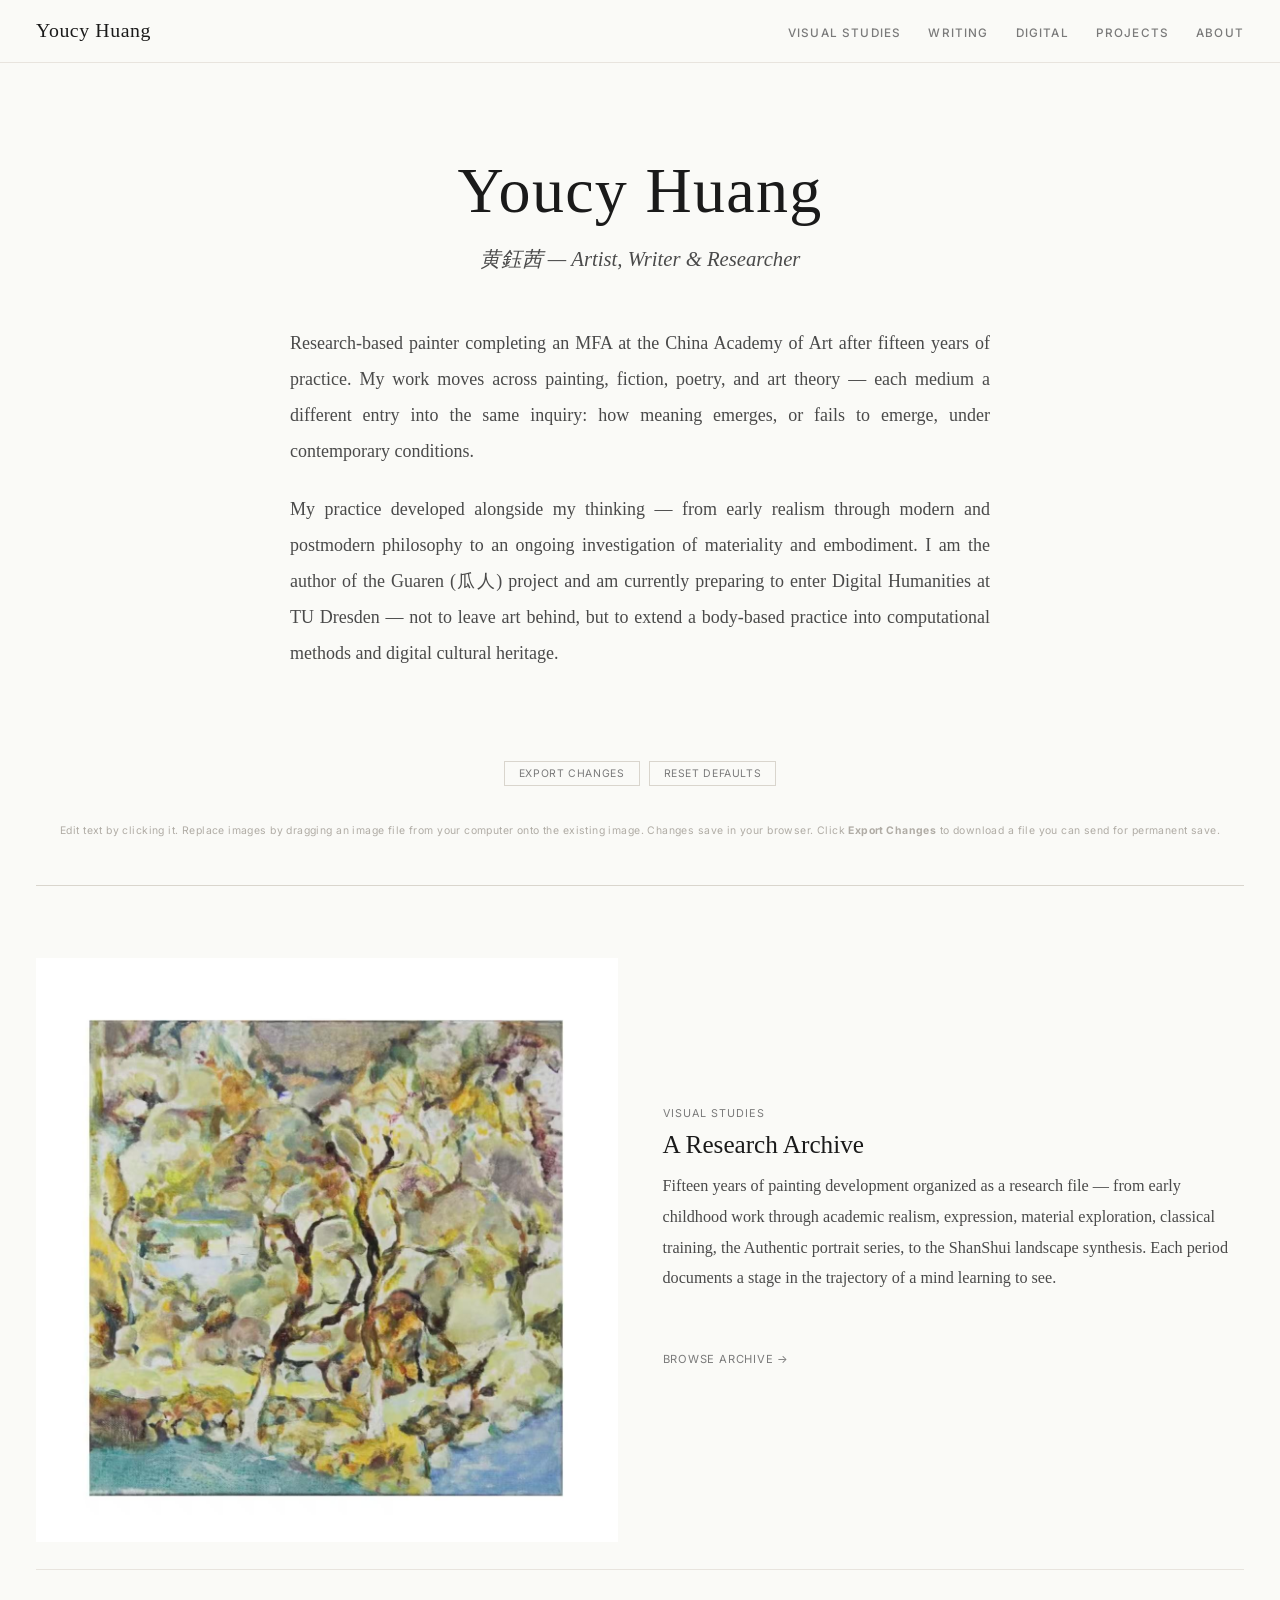
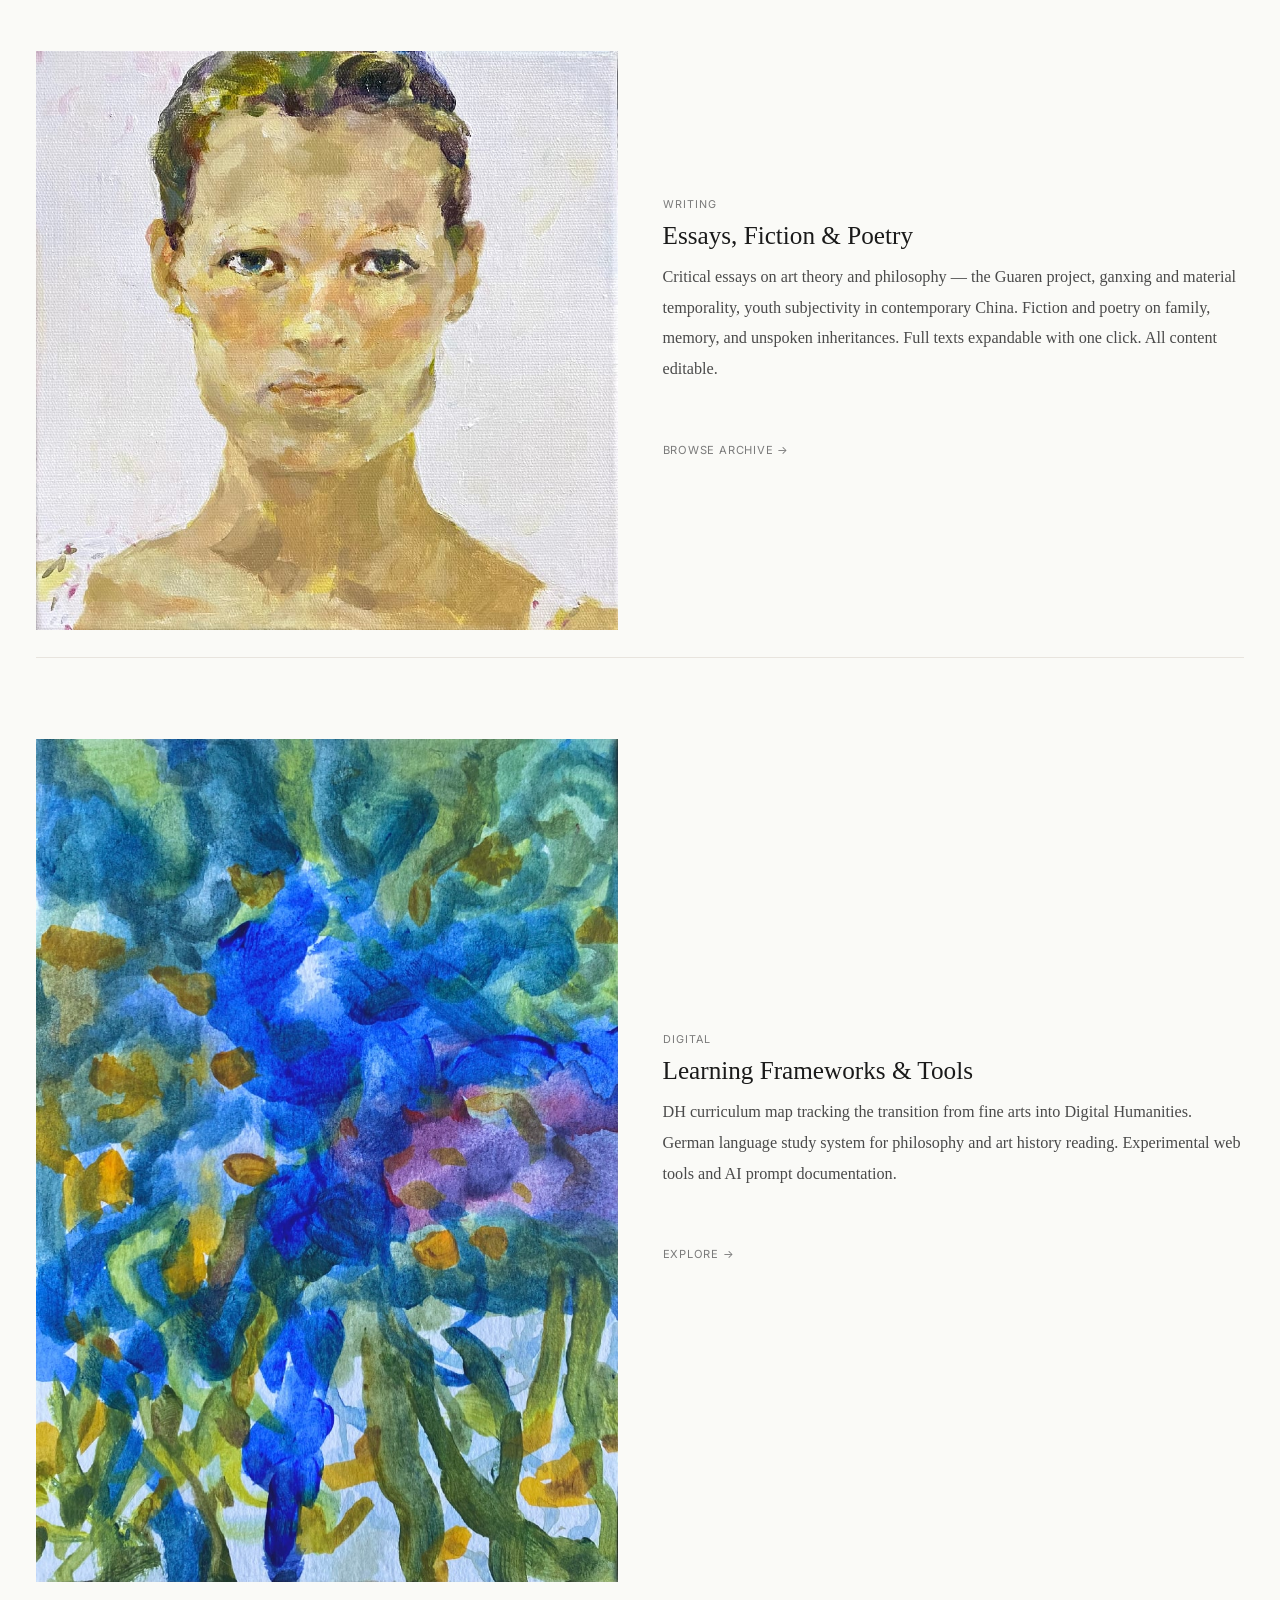
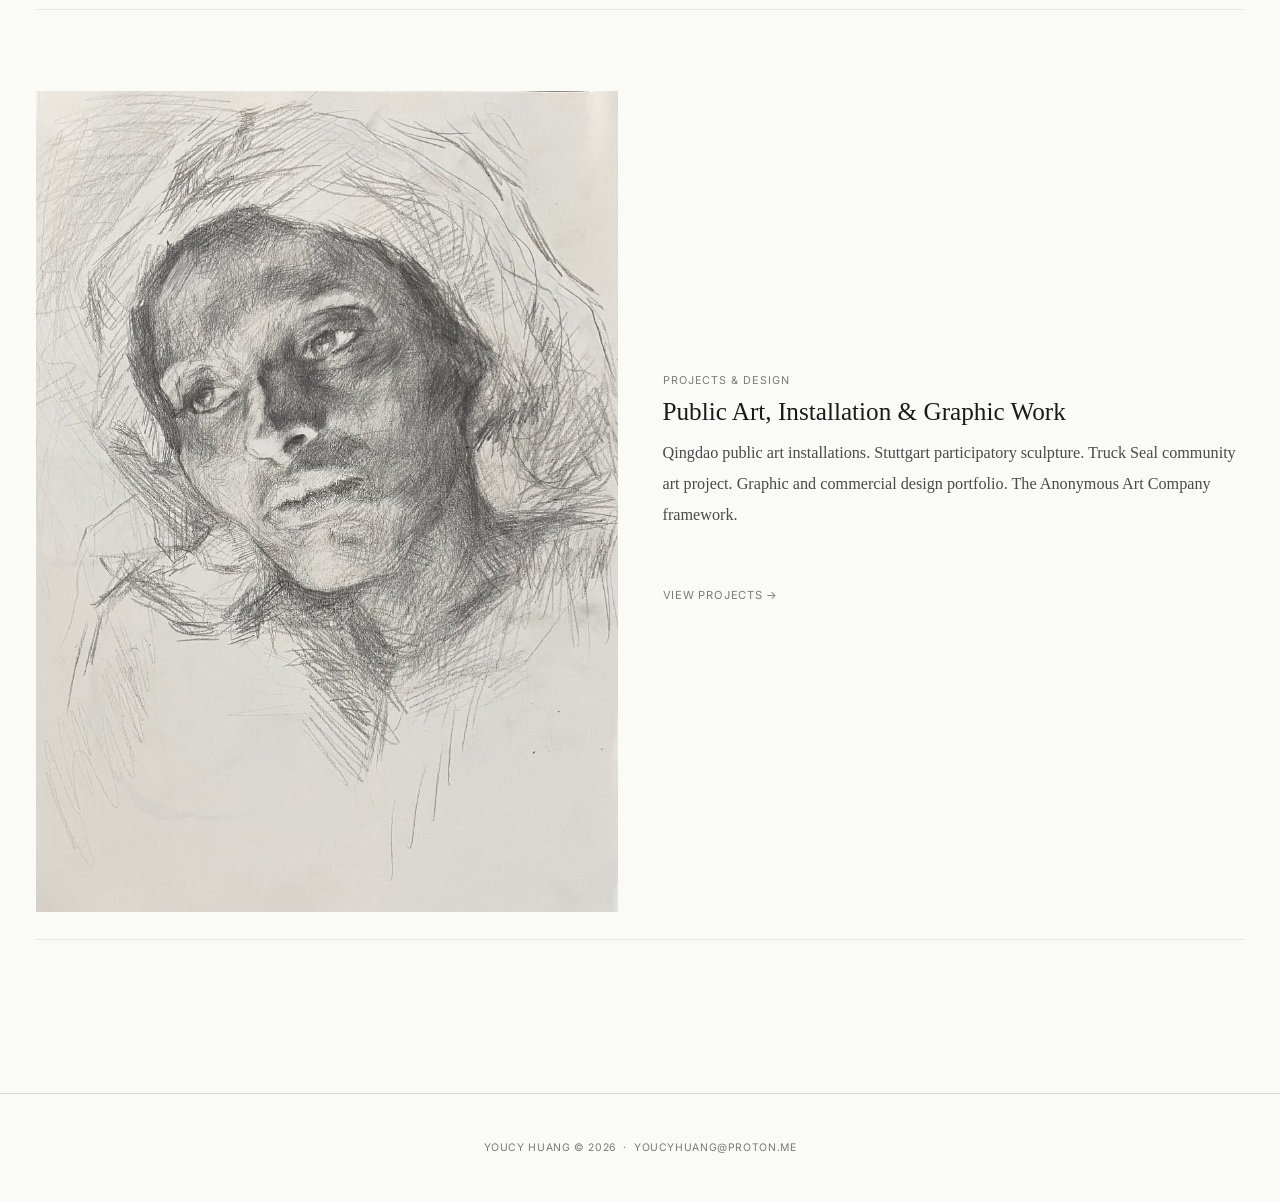
<file: index.html>
<!DOCTYPE html>
<html lang="en">
<head>
  <meta charset="UTF-8">
  <meta name="viewport" content="width=device-width, initial-scale=1.0">
  <title>Youcy Huang — Artist & Writer</title>
  <meta name="description" content="Youcy Huang (黄鈺茜) — artist, writer, and researcher. BFA & MFA, China Academy of Art.">
  <link rel="stylesheet" href="assets/css/style.css">
  <link rel="icon" type="image/svg+xml" href="data:image/svg+xml,<svg xmlns='http://www.w3.org/2000/svg' viewBox='0 0 100 100'><text y='.9em' font-size='90'>山</text></svg>">
  <style>
    .hp-hero{max-width:700px;margin:0 auto;text-align:justify}
    .hp-hero h1{text-align:center;margin-bottom:.5rem}
    .hp-hero .sub{text-align:center;margin-bottom:2.5rem}
    .hp-hero p{font-size:1rem;line-height:2;color:var(--ink-light);margin-bottom:1.2rem;font-weight:450}
    .hp-hero p[contenteditable]:focus{outline:1px dashed var(--rule);padding:3px 5px}

    .hp-section{margin-bottom:3rem}
    .hp-section-inner{display:grid;grid-template-columns:1fr 1fr;gap:2.5rem;align-items:center;padding:1.5rem 0;border-bottom:1px solid var(--rule-light)}
    .hp-section-inner img{width:100%;height:auto;display:block;cursor:pointer;transition:opacity .2s;background:var(--paper);min-height:200px}
    .hp-section-inner img:hover{opacity:.85}
    .hp-section-inner img.drag-over{outline:3px dashed var(--ink);opacity:.6}
    .hp-section-inner .hp-info h3{font-size:1.4rem;font-weight:500;margin-bottom:.6rem}
    .hp-section-inner .hp-info p{font-size:.9rem;line-height:1.9;color:var(--ink-light)}
    .hp-section-inner .hp-info p[contenteditable]:focus{outline:1px dashed var(--rule);padding:3px 5px}
    .hp-section-inner .hp-info .hp-label{font-family:var(--sans);font-size:.6rem;letter-spacing:.1em;text-transform:uppercase;color:var(--muted);margin-bottom:.3rem}
    .hp-section-inner .hp-info .hp-link{font-family:var(--sans);font-size:.62rem;letter-spacing:.07em;text-transform:uppercase;color:var(--muted);margin-top:.8rem;display:inline-block;border:none}
    .hp-section-inner .hp-info .hp-link:hover{color:var(--ink)}

    .hp-hint{font-family:var(--sans);font-size:.58rem;color:var(--faint);letter-spacing:.04em;text-align:center;margin-top:1rem}
    .hp-toolbar{display:flex;justify-content:center;gap:.5rem;margin-bottom:2rem}
    .hp-btn{font-family:var(--sans);font-size:.58rem;letter-spacing:.06em;text-transform:uppercase;color:var(--muted);background:none;border:1px solid var(--rule);padding:5px 14px;cursor:pointer;transition:all .2s}
    .hp-btn:hover{color:var(--ink);border-color:var(--ink)}

    @media(max-width:700px){.hp-section-inner{grid-template-columns:1fr;gap:1rem}}
  </style>
</head>
<body>

<nav class="nav">
  <a href="index.html" class="nav-logo">Youcy Huang</a>
  <ul class="nav-links">
    <li><a href="visual-studies.html">Visual Studies</a></li>
    <li><a href="writing.html">Writing</a></li>
    <li><a href="digital.html">Digital</a></li>
    <li><a href="projects.html">Projects</a></li>
    <li><a href="about.html">About</a></li>
  </ul>
</nav>

<main class="page">
  <div class="page-inner" style="padding-top:5rem;">

    <!-- HERO — centered + justified -->
    <section class="hp-hero" style="margin-bottom:5rem;">
      <h1>Youcy Huang</h1>
      <p class="sub" style="font-size:1.15rem;color:var(--ink-light);font-style:italic;">黄鈺茜 — Artist, Writer &amp; Researcher</p>

      <p contenteditable="true" data-hp="intro1">Research-based painter completing an MFA at the China Academy of Art after fifteen years of practice. My work moves across painting, fiction, poetry, and art theory — each medium a different entry into the same inquiry: how meaning emerges, or fails to emerge, under contemporary conditions.</p>

      <p contenteditable="true" data-hp="intro2">My practice developed alongside my thinking — from early realism through modern and postmodern philosophy to an ongoing investigation of materiality and embodiment. I am the author of the Guaren (瓜人) project and am currently preparing to enter Digital Humanities at TU Dresden — not to leave art behind, but to extend a body-based practice into computational methods and digital cultural heritage.</p>
    </section>

    <!-- TOOLBAR -->
    <div class="hp-toolbar">
      <button class="hp-btn" onclick="Homepage.exportAll()">Export Changes</button>
      <button class="hp-btn" onclick="Homepage.resetAll()">Reset Defaults</button>
    </div>
    <p class="hp-hint">Edit text by clicking it. Replace images by dragging an image file from your computer onto the existing image. Changes save in your browser. Click <strong>Export Changes</strong> to download a file you can send for permanent save.</p>

    <div class="rule"></div>

    <!-- VISUAL STUDIES -->
    <section class="hp-section" data-hp="visual-studies">
      <div class="hp-section-inner">
        <img src="assets/images/artworks/3%20(4.).jpeg" alt="Visual Studies" data-hp-img="visual-studies" loading="lazy">
        <div class="hp-info">
          <p class="hp-label">Visual Studies</p>
          <h3 contenteditable="true" data-hp="vs-title">A Research Archive</h3>
          <p contenteditable="true" data-hp="vs-desc">Fifteen years of painting development organized as a research file — from early childhood work through academic realism, expression, material exploration, classical training, the Authentic portrait series, to the ShanShui landscape synthesis. Each period documents a stage in the trajectory of a mind learning to see.</p>
          <a href="visual-studies.html" class="hp-link">Browse archive →</a>
        </div>
      </div>
    </section>

    <!-- WRITING -->
    <section class="hp-section" data-hp="writing">
      <div class="hp-section-inner">
        <img src="assets/images/artworks/1%20(3).jpeg" alt="Writing" data-hp-img="writing" loading="lazy">
        <div class="hp-info">
          <p class="hp-label">Writing</p>
          <h3 contenteditable="true" data-hp="writing-title">Essays, Fiction &amp; Poetry</h3>
          <p contenteditable="true" data-hp="writing-desc">Critical essays on art theory and philosophy — the Guaren project, ganxing and material temporality, youth subjectivity in contemporary China. Fiction and poetry on family, memory, and unspoken inheritances. Full texts expandable with one click. All content editable.</p>
          <a href="writing.html" class="hp-link">Browse archive →</a>
        </div>
      </div>
    </section>

    <!-- DIGITAL -->
    <section class="hp-section" data-hp="digital">
      <div class="hp-section-inner">
        <img src="assets/images/artworks/6%20(1).jpeg" alt="Digital" data-hp-img="digital" loading="lazy">
        <div class="hp-info">
          <p class="hp-label">Digital</p>
          <h3 contenteditable="true" data-hp="digital-title">Learning Frameworks &amp; Tools</h3>
          <p contenteditable="true" data-hp="digital-desc">DH curriculum map tracking the transition from fine arts into Digital Humanities. German language study system for philosophy and art history reading. Experimental web tools and AI prompt documentation.</p>
          <a href="digital.html" class="hp-link">Explore →</a>
        </div>
      </div>
    </section>

    <!-- PROJECTS -->
    <section class="hp-section" data-hp="projects">
      <div class="hp-section-inner">
        <img src="assets/images/artworks/7%20(1).jpeg" alt="Projects" data-hp-img="projects" loading="lazy">
        <div class="hp-info">
          <p class="hp-label">Projects &amp; Design</p>
          <h3 contenteditable="true" data-hp="projects-title">Public Art, Installation &amp; Graphic Work</h3>
          <p contenteditable="true" data-hp="projects-desc">Qingdao public art installations. Stuttgart participatory sculpture. Truck Seal community art project. Graphic and commercial design portfolio. The Anonymous Art Company framework.</p>
          <a href="projects.html" class="hp-link">View projects →</a>
        </div>
      </div>
    </section>

  </div>
</main>

<footer class="footer"><p>Youcy Huang &copy; 2026 &nbsp;·&nbsp; youcyhuang@proton.me</p></footer>
<script src="assets/js/homepage.js"></script>
</body>
</html>
</file>
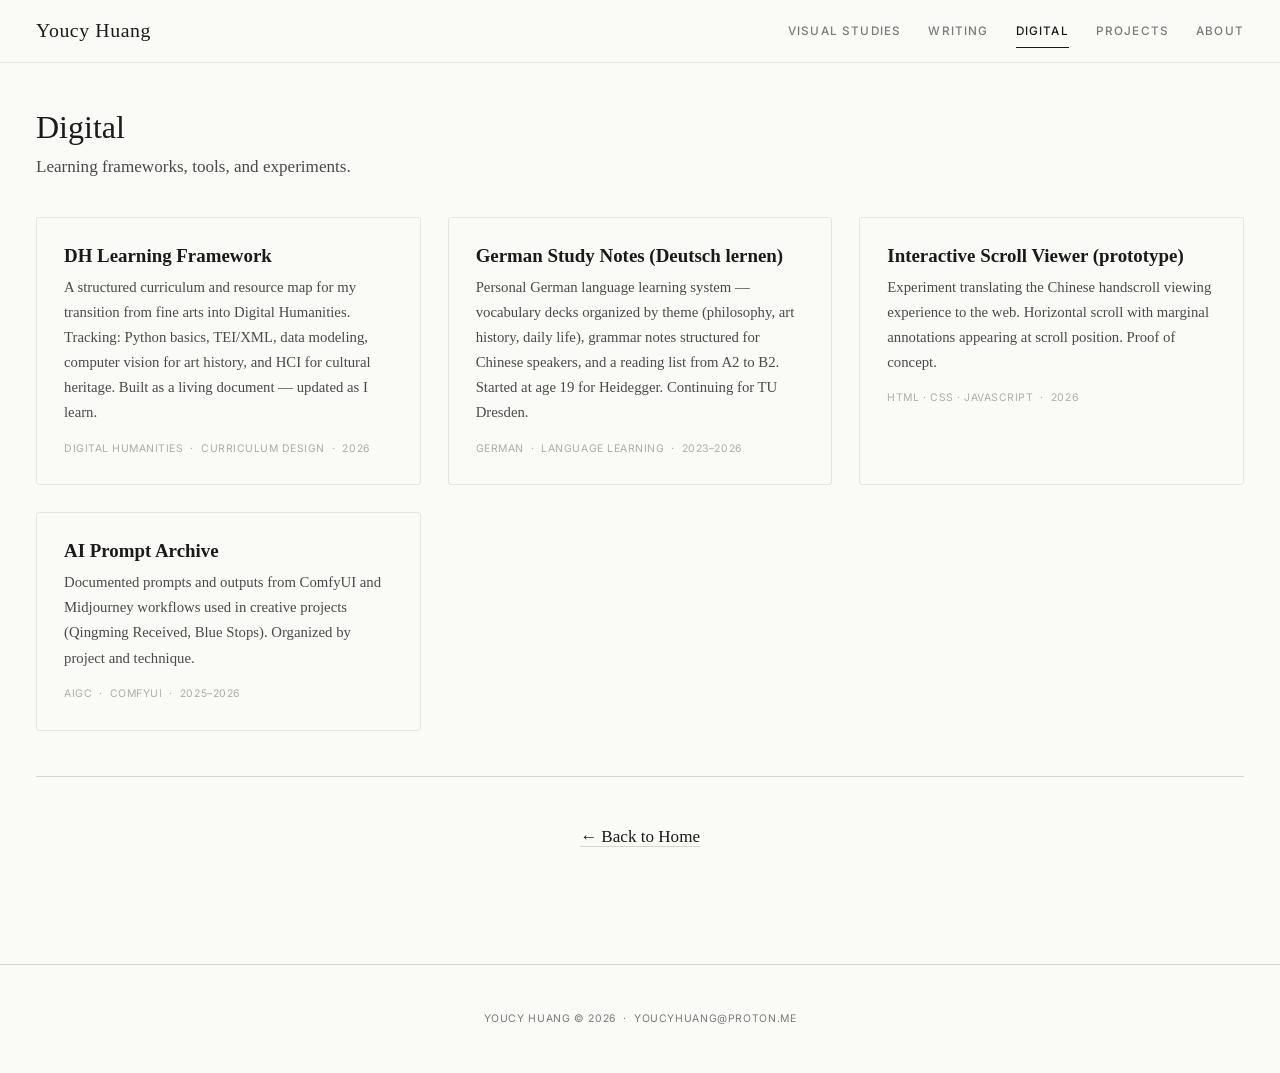
<file: digital.html>
<!DOCTYPE html>
<html lang="en">
<head>
  <meta charset="UTF-8">
  <meta name="viewport" content="width=device-width, initial-scale=1.0">
  <title>Digital — Youcy Huang</title>
  <meta name="description" content="Digital experiments by Youcy Huang — DH learning framework, German study notes, and web tools.">
  <link rel="stylesheet" href="assets/css/style.css">
  <link rel="icon" type="image/svg+xml" href="data:image/svg+xml,<svg xmlns='http://www.w3.org/2000/svg' viewBox='0 0 100 100'><text y='.9em' font-size='90'>山</text></svg>">
</head>
<body>

<nav class="nav">
  <a href="index.html" class="nav-logo">Youcy Huang</a>
  <ul class="nav-links">
    <li><a href="visual-studies.html">Visual Studies</a></li>
    <li><a href="writing.html">Writing</a></li>
    <li><a href="digital.html" class="active">Digital</a></li>
    <li><a href="projects.html">Projects</a></li>
    <li><a href="about.html">About</a></li>
  </ul>
</nav>

<main class="page">
  <div class="page-inner">

    <h2 style="margin-bottom:.3rem;">Digital</h2>
    <p style="color:var(--ink-light);margin-bottom:2rem;">Learning frameworks, tools, and experiments.</p>

    <div class="card-grid">

      <!-- DH Learning Framework -->
      <div class="card">
        <h3>DH Learning Framework</h3>
        <p class="desc">A structured curriculum and resource map for my transition from fine arts into Digital Humanities. Tracking: Python basics, TEI/XML, data modeling, computer vision for art history, and HCI for cultural heritage. Built as a living document — updated as I learn.</p>
        <span class="tag">Digital Humanities &nbsp;·&nbsp; Curriculum Design &nbsp;·&nbsp; 2026</span>
      </div>

      <!-- German Study Notes -->
      <div class="card">
        <h3>German Study Notes (Deutsch lernen)</h3>
        <p class="desc">Personal German language learning system — vocabulary decks organized by theme (philosophy, art history, daily life), grammar notes structured for Chinese speakers, and a reading list from A2 to B2. Started at age 19 for Heidegger. Continuing for TU Dresden.</p>
        <span class="tag">German &nbsp;·&nbsp; Language Learning &nbsp;·&nbsp; 2023–2026</span>
      </div>

      <!-- Additional tools -->
      <div class="card">
        <h3>Interactive Scroll Viewer (prototype)</h3>
        <p class="desc">Experiment translating the Chinese handscroll viewing experience to the web. Horizontal scroll with marginal annotations appearing at scroll position. Proof of concept.</p>
        <span class="tag">HTML · CSS · JavaScript &nbsp;·&nbsp; 2026</span>
      </div>

      <div class="card">
        <h3>AI Prompt Archive</h3>
        <p class="desc">Documented prompts and outputs from ComfyUI and Midjourney workflows used in creative projects (Qingming Received, Blue Stops). Organized by project and technique.</p>
        <span class="tag">AIGC &nbsp;·&nbsp; ComfyUI &nbsp;·&nbsp; 2025–2026</span>
      </div>

    </div>

    <div class="rule"></div>
    <p style="text-align:center;"><a href="index.html">← Back to Home</a></p>

  </div>
</main>

<footer class="footer"><p>Youcy Huang &copy; 2026 &nbsp;·&nbsp; youcyhuang@proton.me</p></footer>
</body>
</html>
</file>
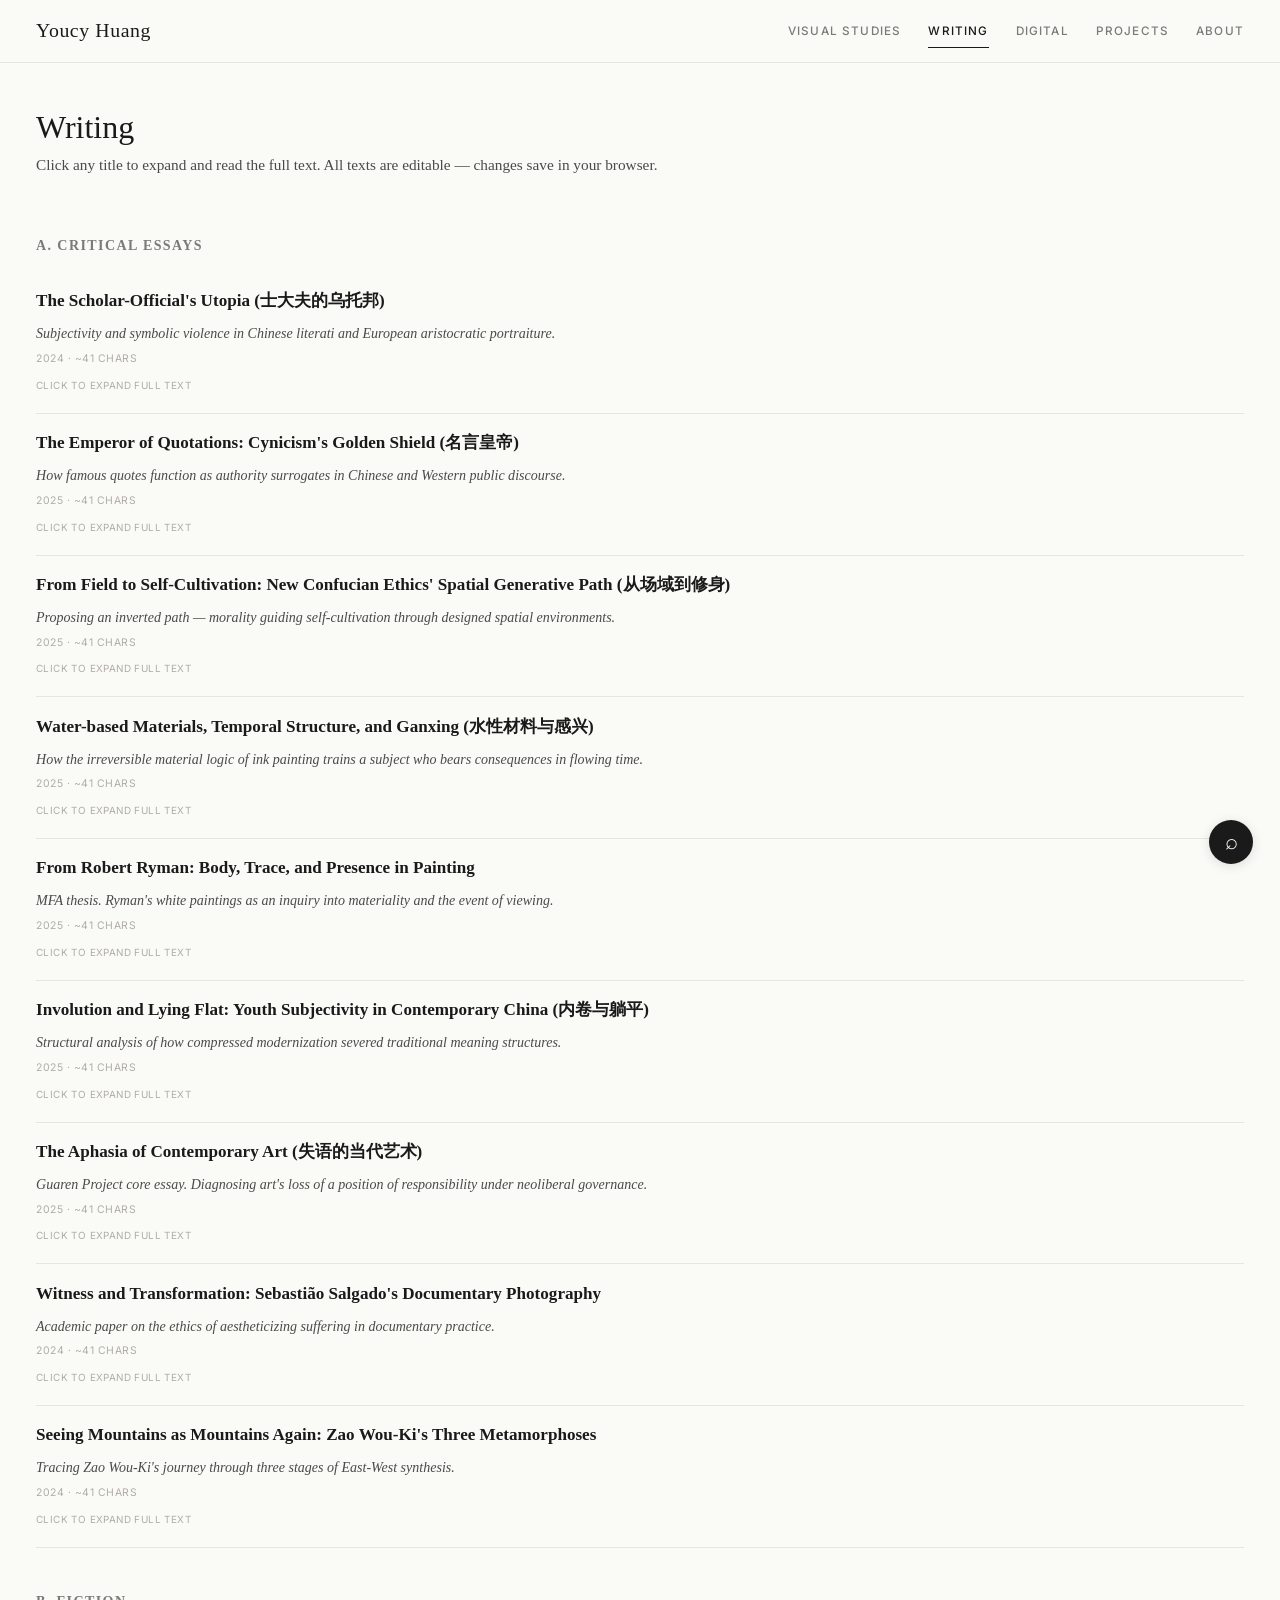
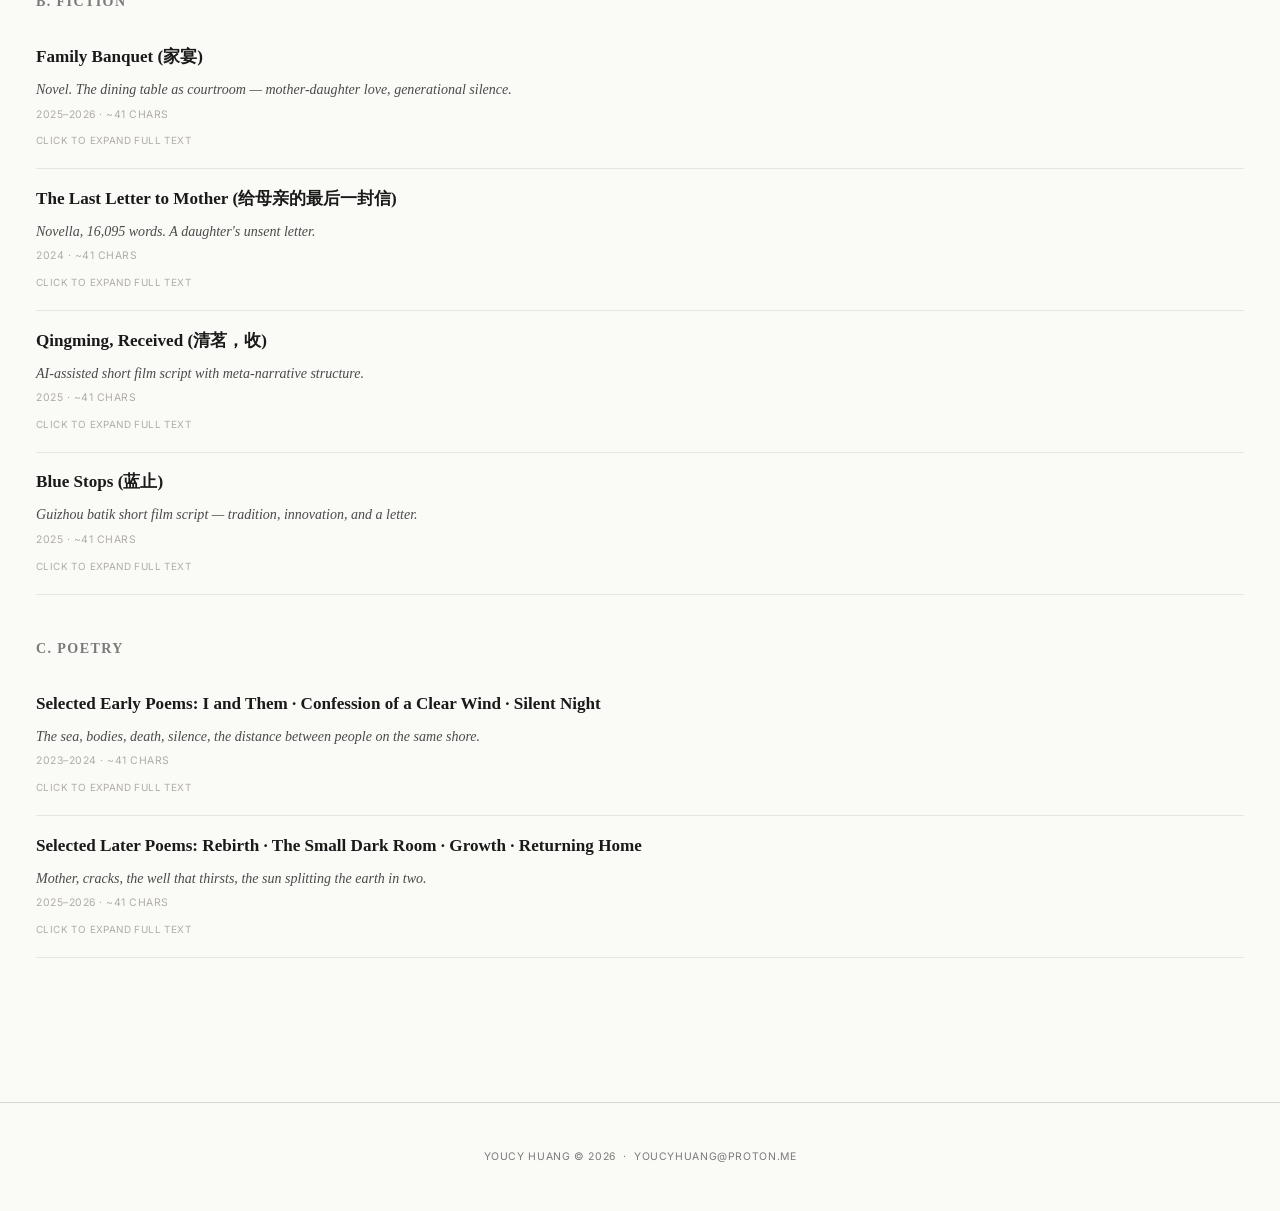
<file: writing.html>
<!DOCTYPE html>
<html lang="en">
<head>
  <meta charset="UTF-8">
  <meta name="viewport" content="width=device-width, initial-scale=1.0">
  <title>Writing — Youcy Huang</title>
  <meta name="description" content="Writing by Youcy Huang — critical essays, fiction, and poetry. Click to read full texts.">
  <link rel="stylesheet" href="assets/css/style.css">
  <link rel="icon" type="image/svg+xml" href="data:image/svg+xml,<svg xmlns='http://www.w3.org/2000/svg' viewBox='0 0 100 100'><text y='.9em' font-size='90'>山</text></svg>">
  <style>
    /* Writing-page specific */
    .doc-item{cursor:pointer;padding:.8rem 0;border-bottom:1px solid var(--rule-light);transition:background .15s}
    .doc-item:hover{background:var(--warm)}
    .doc-item .doc-title{font-weight:600;font-size:.95rem;display:block;margin-bottom:2px}
    .doc-item .doc-desc{font-family:var(--serif);font-style:italic;font-size:.78rem;color:var(--ink-light);font-weight:300}
    .doc-item .doc-year{font-family:var(--sans);font-size:.58rem;color:var(--faint);letter-spacing:.05em;text-transform:uppercase;display:block;margin-top:2px}
    .doc-item .expand-hint{font-family:var(--sans);font-size:.55rem;color:var(--faint);letter-spacing:.04em;text-transform:uppercase}
    .doc-item.open{background:var(--warm)}

    /* Full text area */
    .doc-full{display:none;padding:0 0 1rem 0}
    .doc-item.open .doc-full{display:block}
    .doc-full .editor{
      width:100%;min-height:300px;border:1px solid var(--rule-light);
      background:var(--cream);font-family:var(--serif);font-size:.9rem;
      line-height:1.9;padding:1rem;resize:vertical;outline:none;
      white-space:pre-wrap;word-wrap:break-word;
    }
    .doc-full .editor:focus{border-color:var(--ink)}
    .doc-full .editor-toolbar{
      display:flex;justify-content:space-between;align-items:center;
      margin-bottom:.5rem;
    }
    .doc-full .save-indicator{
      font-family:var(--sans);font-size:.55rem;color:var(--muted);letter-spacing:.04em;
    }
    .doc-full .word-count{
      font-family:var(--sans);font-size:.55rem;color:var(--faint);letter-spacing:.04em;
    }

    /* Search */
    .search-toggle{
      position:fixed;right:1.5rem;bottom:2rem;
      width:44px;height:44px;border-radius:50%;
      background:var(--ink);color:var(--cream);border:none;
      font-family:var(--serif);font-size:1.2rem;cursor:pointer;
      box-shadow:0 2px 12px rgba(0,0,0,.12);z-index:80;
      display:flex;align-items:center;justify-content:center;
    }
    .search-overlay{display:none;position:fixed;inset:0;z-index:150;background:rgba(250,250,247,.97)}
    .search-overlay.on{display:flex;flex-direction:column;align-items:center;padding-top:8rem}
    .search-overlay input{width:100%;max-width:560px;padding:1rem 1.2rem;border:none;border-bottom:1px solid var(--rule);background:transparent;font-family:var(--serif);font-size:1.5rem;outline:none;text-align:center}
    .search-overlay input:focus{border-bottom-color:var(--ink)}
    .search-overlay .results{max-width:560px;width:100%;margin-top:2rem;max-height:50vh;overflow-y:auto}
    .search-overlay .close-btn{position:absolute;top:1.5rem;right:1.5rem;font-family:var(--sans);font-size:.65rem;letter-spacing:.08em;text-transform:uppercase;color:var(--muted);background:none;border:none;cursor:pointer}

    @media(max-width:700px){
      .search-overlay input{font-size:1.1rem;padding:.8rem}
    }
  </style>
</head>
<body>

<nav class="nav">
  <a href="index.html" class="nav-logo">Youcy Huang</a>
  <ul class="nav-links">
    <li><a href="visual-studies.html">Visual Studies</a></li>
    <li><a href="writing.html" class="active">Writing</a></li>
    <li><a href="digital.html">Digital</a></li>
    <li><a href="projects.html">Projects</a></li>
    <li><a href="about.html">About</a></li>
  </ul>
</nav>

<main class="page">
  <div class="page-inner">

    <div style="display:flex;justify-content:space-between;align-items:baseline;margin-bottom:2.5rem;">
      <div>
        <h2 style="margin-bottom:.3rem;">Writing</h2>
        <p style="color:var(--ink-light);font-size:.85rem;">Click any title to expand and read the full text. All texts are editable — changes save in your browser.</p>
      </div>
    </div>

    <!-- A: Critical Essays -->
    <div class="writing-cat" style="margin-bottom:2.5rem;">
      <h4 style="margin-bottom:1rem;">A. Critical Essays</h4>
      <div id="cat-essays"><!-- JS fills --></div>
    </div>

    <!-- B: Fiction -->
    <div class="writing-cat" style="margin-bottom:2.5rem;">
      <h4 style="margin-bottom:1rem;">B. Fiction</h4>
      <div id="cat-fiction"><!-- JS fills --></div>
    </div>

    <!-- C: Poetry -->
    <div class="writing-cat" style="margin-bottom:2.5rem;">
      <h4 style="margin-bottom:1rem;">C. Poetry</h4>
      <div id="cat-poetry"><!-- JS fills --></div>
    </div>

  </div>
</main>

<!-- Search FAB + Overlay -->
<button class="search-toggle" onclick="Writing.openSearch()" title="Search">⌕</button>

<div class="search-overlay" id="search-overlay">
  <button class="close-btn" onclick="Writing.closeSearch()">Close ✕</button>
  <input type="text" id="search-input" placeholder='Search by time, theme, or keyword...' oninput="Writing.search(this.value)">
  <div class="results" id="search-results"></div>
</div>

<footer class="footer"><p>Youcy Huang &copy; 2026 &nbsp;·&nbsp; youcyhuang@proton.me</p></footer>
<script src="assets/js/writing.js"></script>
</body>
</html>
</file>
<file: assets/css/style.css>
/* ========================================
   Youcy Huang — Portfolio v3
   Cézanne Catalogue Style
   ======================================== */

@import url('https://fonts.googleapis.com/css2?family=Inter:wght@300;400;500;600&display=swap');

*,*::before,*::after{box-sizing:border-box;margin:0;padding:0}

:root{
  --cream:#fafaf7; --warm:#f5f3ee; --paper:#f0ede5;
  --ink:#1a1a1a; --ink-light:#4a4a4a; --muted:#7a7a7a; --faint:#b0aca5;
  --rule:#d9d5cd; --rule-light:#e8e4de;
  --serif:'Georgia','Times New Roman',serif;
  --sans:'Inter','Helvetica Neue','Arial',sans-serif;
  --nav-h:3.5rem;
  --thumb-size: 200px;
}
html{font-size:18px;scroll-behavior:smooth;-webkit-font-smoothing:antialiased}
body{font-family:var(--serif);background:var(--cream);color:var(--ink);line-height:1.7;font-weight:400}

/* Typography */
h1,h2,h3,h4{font-family:var(--serif);font-weight:500;line-height:1.2}
h1{font-size:clamp(2.5rem,5vw,4rem);font-weight:500;letter-spacing:.02em}
h2{font-size:clamp(1.4rem,2.5vw,1.8rem);font-weight:500}
h3{font-size:1.05rem;font-weight:600}
h4{font-size:.78rem;font-weight:600;text-transform:uppercase;letter-spacing:.1em;color:var(--muted)}
p{font-size:.95rem;color:var(--ink-light);margin-bottom:.8rem;font-weight:400}
a{color:var(--ink);text-decoration:none;border-bottom:1px solid var(--rule);transition:border-color .2s}
a:hover{border-bottom-color:var(--ink)}

/* Navigation */
.nav{position:fixed;top:0;left:0;right:0;z-index:100;height:var(--nav-h);padding:0 2rem;background:rgba(250,250,247,.93);backdrop-filter:blur(8px);border-bottom:1px solid var(--rule-light);display:flex;justify-content:space-between;align-items:center}
.nav-logo{font-family:var(--serif);font-size:1.1rem;letter-spacing:.03em;border:none}
.nav-logo:hover{border:none;opacity:.6}
.nav-links{display:flex;gap:1.5rem;list-style:none}
.nav-links a{font-family:var(--sans);font-size:.65rem;font-weight:500;letter-spacing:.1em;text-transform:uppercase;border:none;color:var(--muted)}
.nav-links a:hover,.nav-links a.active{color:var(--ink)}
.nav-links a.active::after{content:'';display:block;width:100%;height:1px;background:var(--ink);margin-top:2px}

/* Page */
.page{padding-top:var(--nav-h)}
.page-inner{max-width:1340px;margin:0 auto;padding:2.5rem 2rem}

/* ============================================= */
/* PAINTINGS — CÉZANNE CATALOGUE STYLE            */
/* ============================================= */

/* Toolbar */
.catalog-toolbar{display:flex;justify-content:space-between;align-items:center;padding-bottom:1.5rem;border-bottom:1px solid var(--rule);margin-bottom:2rem;flex-wrap:wrap;gap:1rem}
.catalog-toolbar h1{font-size:1.6rem;font-weight:400;margin:0}
.catalog-controls{display:flex;align-items:center;gap:1rem}
.catalog-controls label{font-family:var(--sans);font-size:.62rem;letter-spacing:.06em;text-transform:uppercase;color:var(--muted)}
.catalog-controls input[type=range]{width:100px;accent-color:var(--ink)}

/* Period section */
.period-section{margin-bottom:3rem}
.period-head{display:flex;justify-content:space-between;align-items:baseline;padding:1rem 0;border-bottom:1px solid var(--rule-light);margin-bottom:1.2rem}
.period-head h2{font-size:1.2rem;font-weight:500}
.period-head .years{font-family:var(--sans);font-size:.62rem;letter-spacing:.08em;color:var(--muted);text-transform:uppercase}
.period-desc{max-width:640px;font-size:.85rem;color:var(--ink-light);margin-bottom:1.2rem;line-height:1.7}

/* Catalogue grid — CSS Grid with user-adjustable column width */
.catalogue-grid{
  display:grid;
  grid-template-columns:repeat(auto-fill, minmax(var(--thumb-size), 1fr));
  gap:1.5rem;
}
.catalogue-item{cursor:pointer;transition:opacity .2s}
.catalogue-item:hover{opacity:.82}
.catalogue-item img{width:100%;height:auto;display:block;background:var(--paper)}
.catalogue-item .cat-info{margin-top:.4rem}
.catalogue-item .cat-title{display:block;font-family:var(--serif);font-style:italic;font-size:.82rem}
.catalogue-item .cat-meta{font-family:var(--sans);font-size:.58rem;color:var(--muted);letter-spacing:.04em;text-transform:uppercase}

/* Annotation panel */
.ann-panel{display:none;position:fixed;right:0;top:var(--nav-h);bottom:0;width:380px;background:var(--cream);border-left:1px solid var(--rule);padding:2rem 1.5rem;overflow-y:auto;z-index:90;box-shadow:-4px 0 30px rgba(0,0,0,.04)}
.ann-panel.open{display:block}
.ann-panel .ann-close{font-family:var(--sans);font-size:.62rem;letter-spacing:.08em;text-transform:uppercase;color:var(--muted);cursor:pointer;background:none;border:none;margin-bottom:1.5rem;display:block}
.ann-panel h3{font-style:italic;margin-bottom:.3rem}
.ann-panel .meta{font-family:var(--sans);font-size:.6rem;color:var(--muted);margin-bottom:1rem}
.ann-panel textarea{width:100%;min-height:180px;border:1px solid var(--rule-light);background:var(--warm);font-family:var(--serif);font-size:.85rem;line-height:1.8;padding:.8rem;resize:vertical;outline:none}
.ann-panel .save-btn{font-family:var(--sans);font-size:.62rem;letter-spacing:.06em;text-transform:uppercase;background:var(--ink);color:var(--cream);border:none;padding:6px 14px;cursor:pointer;margin-top:.5rem}

/* Lightbox */
.lightbox{display:none;position:fixed;inset:0;z-index:200;background:rgba(245,243,238,.97);cursor:pointer;align-items:center;justify-content:center}
.lightbox.on{display:flex}
.lightbox img{max-width:93vw;max-height:93vh;object-fit:contain;box-shadow:0 4px 40px rgba(0,0,0,.05)}
.lightbox .lb-close{position:absolute;top:1rem;right:1.5rem;font-family:var(--sans);font-size:.65rem;letter-spacing:.08em;text-transform:uppercase;color:var(--muted);background:none;border:none;cursor:pointer}

/* ============================================= */
/* WRITING PAGE                                   */
/* ============================================= */
.writing-layout{display:grid;grid-template-columns:1fr 360px;gap:3rem;align-items:start}
.writing-cat{margin-bottom:2.5rem}
.writing-cat h4{margin-bottom:.8rem}
.doc-list{list-style:none}
.doc-item{padding:.7rem 0;border-bottom:1px solid var(--rule-light)}
.doc-item .doc-title{font-weight:600;font-size:.95rem;display:block;margin-bottom:2px}
.doc-item .doc-desc{font-family:var(--serif);font-style:italic;font-size:.78rem;color:var(--ink-light);font-weight:300}
.doc-item .doc-year{font-family:var(--sans);font-size:.58rem;color:var(--faint);letter-spacing:.05em;text-transform:uppercase}

/* Search sidebar */
.search-box{position:sticky;top:calc(var(--nav-h) + 2.5rem);background:var(--warm);border:1px solid var(--rule-light);padding:1.3rem;border-radius:3px}
.search-box h4{margin-bottom:.6rem}
.search-box input{width:100%;padding:.6rem;border:1px solid var(--rule);background:var(--cream);font-family:var(--sans);font-size:.72rem;outline:none;margin-bottom:.4rem}
.search-box input:focus{border-color:var(--ink)}
.search-box .hint{font-family:var(--sans);font-size:.55rem;color:var(--faint);letter-spacing:.03em;margin-bottom:.8rem}
.search-results{max-height:360px;overflow-y:auto}
.sr-item{padding:.5rem 0;border-bottom:1px solid var(--rule-light);cursor:pointer;font-size:.8rem}
.sr-item:hover{opacity:.7}
.sr-item .sr-title{font-weight:600}
.sr-item .sr-excerpt{font-size:.65rem;color:var(--muted);font-family:var(--sans)}
.sr-empty{font-size:.72rem;color:var(--muted);font-style:italic}

/* ============================================= */
/* DIGITAL / PROJECTS / ABOUT                    */
/* ============================================= */
.card-grid{display:grid;grid-template-columns:repeat(auto-fill,minmax(320px,1fr));gap:1.5rem}
.card{border:1px solid var(--rule-light);padding:1.5rem;border-radius:3px;transition:all .2s}
.card:hover{border-color:var(--rule);background:var(--warm)}
.card h3{margin-bottom:.4rem}
.card .desc{font-size:.82rem;color:var(--ink-light)}
.card .tag{font-family:var(--sans);font-size:.58rem;letter-spacing:.05em;color:var(--faint);text-transform:uppercase;margin-top:.8rem;display:block}

.about-grid{display:grid;grid-template-columns:1fr 1fr;gap:3rem;align-items:start}
.cv-entry{margin-bottom:.8rem}
.cv-entry .date{font-family:var(--sans);font-size:.6rem;letter-spacing:.06em;color:var(--muted);text-transform:uppercase}
.cv-entry .desc{font-size:.88rem}

/* Footer */
.footer{padding:2.5rem 2rem;text-align:center;border-top:1px solid var(--rule);margin-top:3rem}
.footer p{font-family:var(--sans);font-size:.58rem;color:var(--muted);letter-spacing:.06em;text-transform:uppercase;margin:0}

/* Rule divider */
.rule{width:100%;height:1px;background:var(--rule);margin:2.5rem 0}

/* Section label */
.sec-label{font-family:var(--sans);font-size:.6rem;font-weight:500;letter-spacing:.12em;text-transform:uppercase;color:var(--muted);margin-bottom:.5rem}

/* Index grid */
.idx-grid{display:grid;grid-template-columns:repeat(auto-fill,minmax(280px,1fr));gap:1.5rem;margin-top:1rem}
.idx-item{cursor:pointer;transition:opacity .2s}
.idx-item:hover{opacity:.8}
.idx-item img{width:100%;height:auto;display:block;background:var(--paper)}
.idx-item .idx-cap{margin-top:.4rem;display:flex;justify-content:space-between;align-items:baseline}
.idx-item .idx-title{font-family:var(--serif);font-style:italic;font-size:.88rem}
.idx-item .idx-meta{font-family:var(--sans);font-size:.58rem;color:var(--muted);letter-spacing:.04em;text-transform:uppercase}

/* Homepage section links */
.hp-link{display:grid;grid-template-columns:1fr 1fr;gap:2rem;align-items:center;padding:1.5rem 0;border-bottom:1px solid var(--rule-light);text-decoration:none;border-bottom:1px solid var(--rule-light)}
.hp-link:hover{border-bottom-color:var(--rule)}
.hp-link img{width:100%;height:auto;display:block}
@media(max-width:700px){.hp-link{grid-template-columns:1fr;gap:1rem}}

/* Responsive */
@media(max-width:860px){
  .writing-layout{grid-template-columns:1fr}
  .search-box{position:static;margin-top:2rem}
  .ann-panel{width:100%;left:0}
  .about-grid{grid-template-columns:1fr}
}
@media(max-width:540px){
  html{font-size:15px}
  .page-inner{padding:1.5rem 1rem}
  .nav{padding:0 1rem}
  .nav-links{gap:.8rem}
  .nav-links a{font-size:.58rem}
}
</file>
